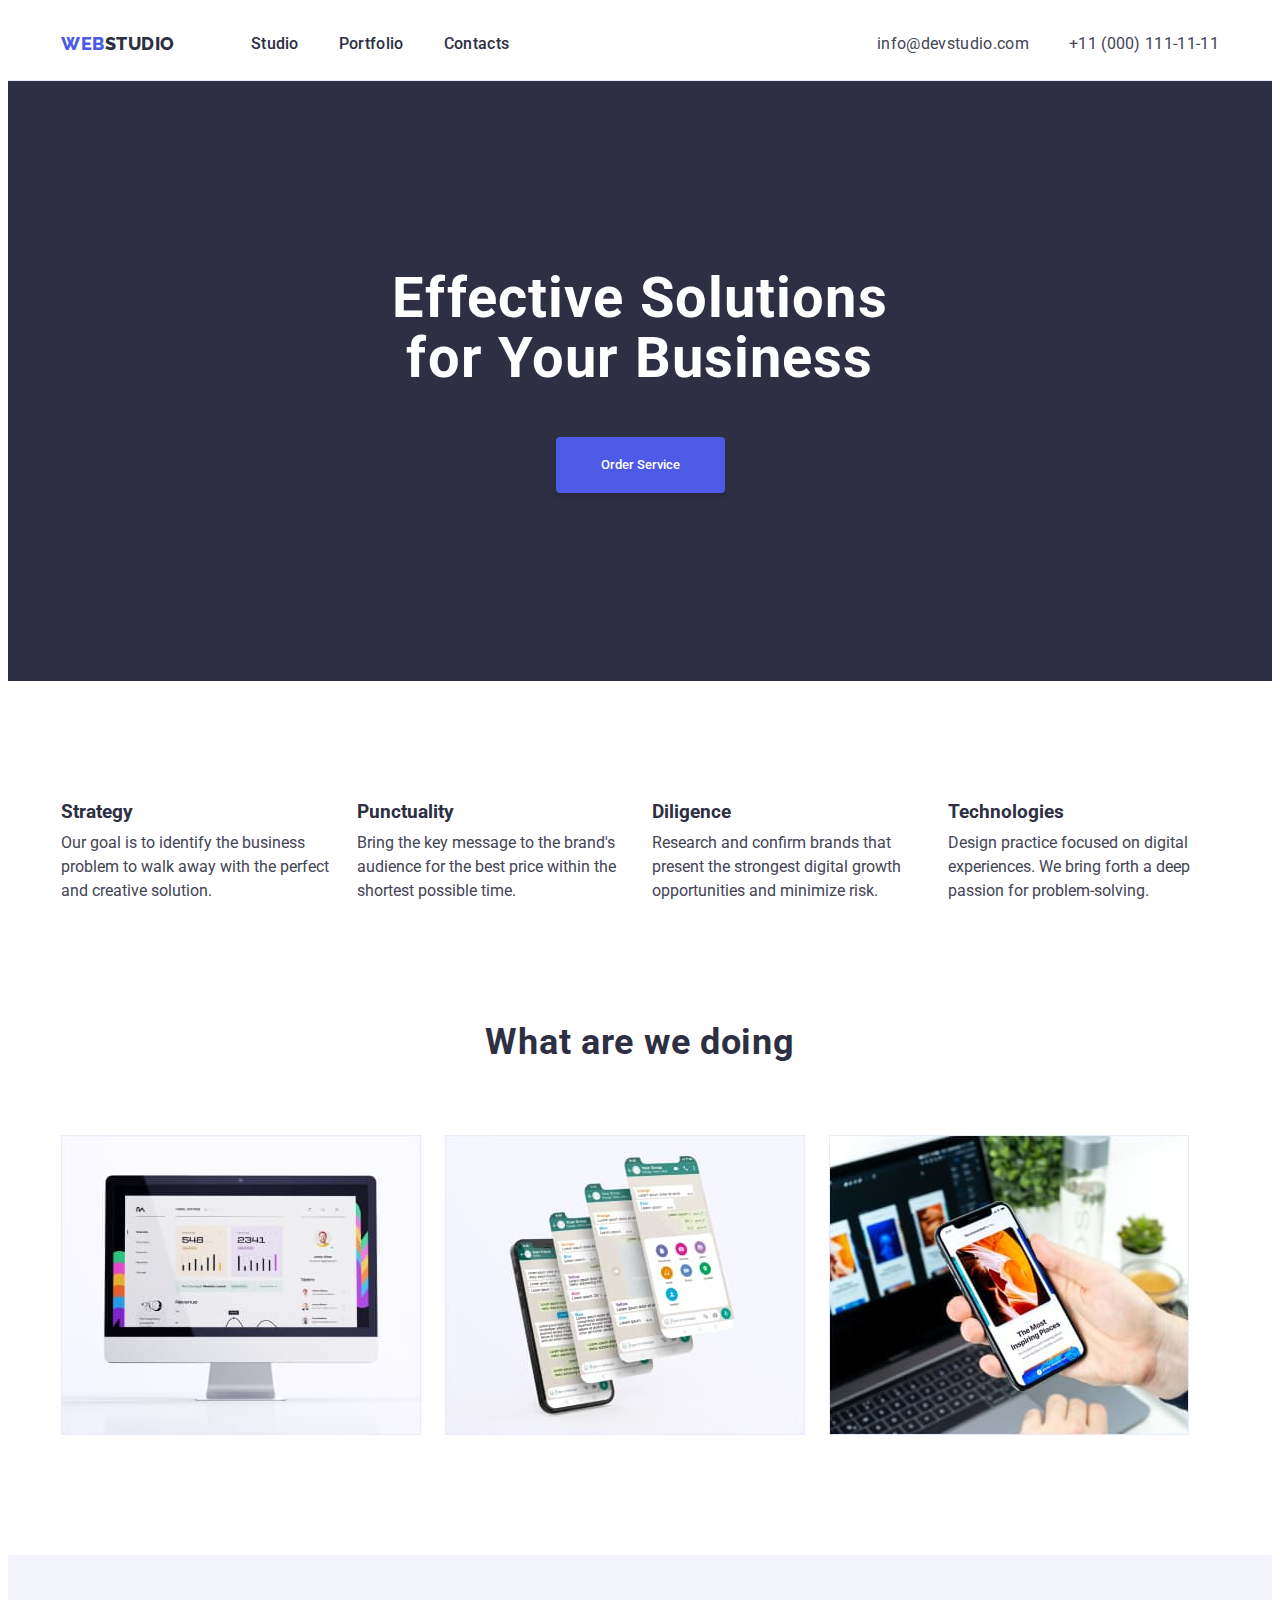
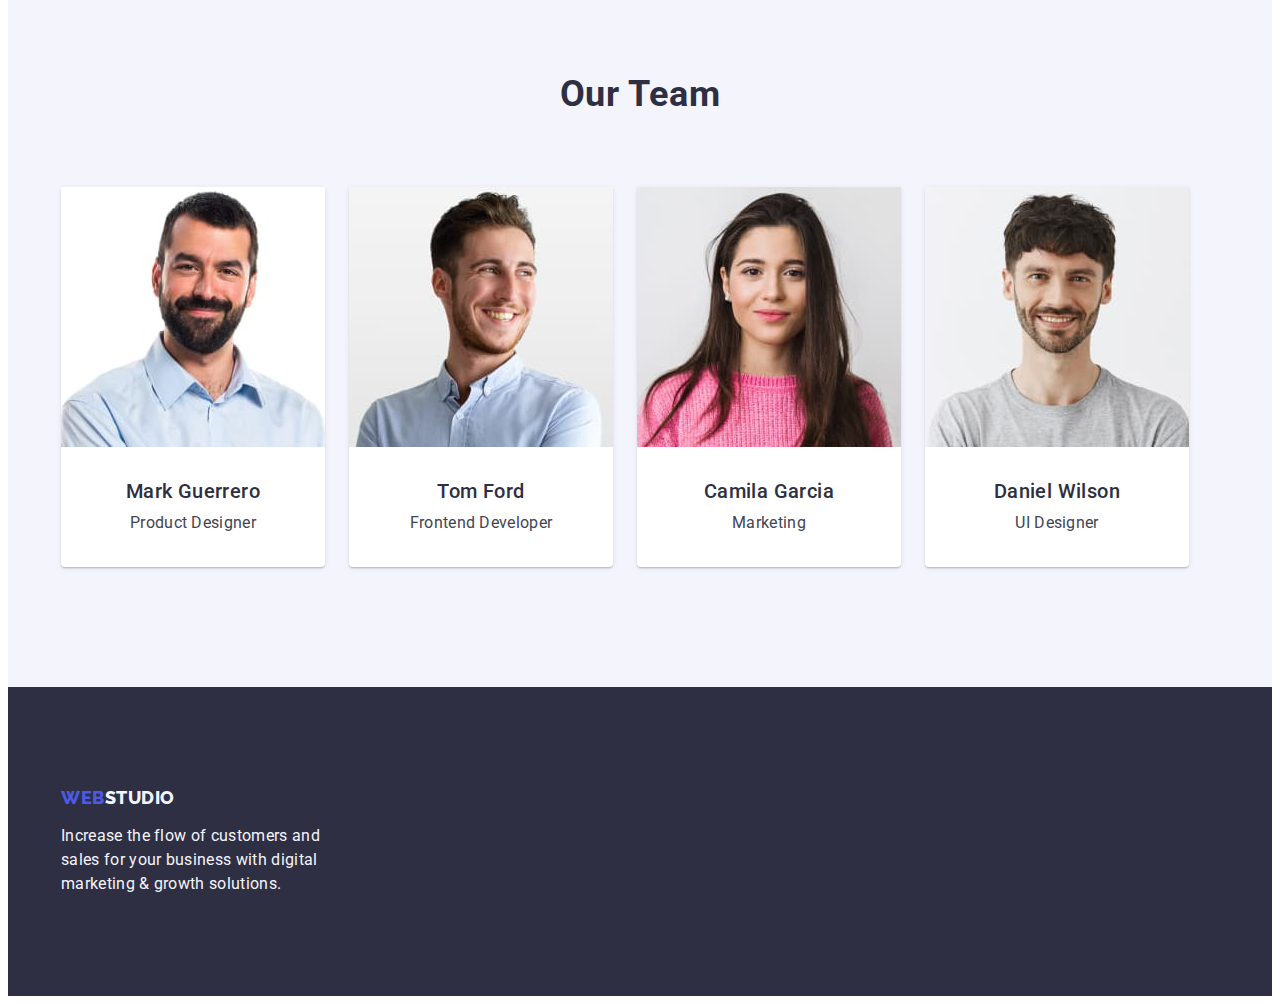
<file: index.html>
<!DOCTYPE html>
<html lang="en">
  <head>
    <meta charset="UTF-8" />
    <meta http-equiv="X-UA-Compatible" content="IE=edge" />
    <meta name="viewport" content="width=device-width, initial-scale=1.0" />
    <title>Web Studio</title>
    <link rel="preconnect" href="https://fonts.googleapis.com" />
    <link rel="preconnect" href="https://fonts.gstatic.com" crossorigin />
    <link
      href="https://fonts.googleapis.com/css2?family=Raleway:wght@800&family=Roboto:wght@400;500;700&display=swap"
      rel="stylesheet"
    />
    <link
      rel="stylesheet"
      href="https://cdnjs.cloudflare.com/ajax/libs/modern-normalize/2.0.0/modern-normalize.min.css"
      integrity="sha512-4xo8blKMVCiXpTaLzQSLSw3KFOVPWhm/TRtuPVc4WG6kUgjH6J03IBuG7JZPkcWMxJ5huwaBpOpnwYElP/m6wg=="
      crossorigin="anonymous"
      referrerpolicy="no-referrer"
    />
    <link rel="stylesheet" href="./css/styles.css" />
  </head>
  <body>
    <header class="header">
      <div class="container header-container">
        <nav class="header-logo">
          <a href="./index.html" class="header-logo-link link"
            >Web<span class="header-logo-span link">Studio</span></a
          >
          <ul class="header-list list">
            <li class="header-item">
              <a class="header-link link" href="./index.html">Studio</a>
            </li>
            <li class="header-item">
              <a class="header-link link" href="./portfolio.html">Portfolio</a>
            </li>
            <li class="header-item">
              <a class="header-link link" href="">Contacts</a>
            </li>
          </ul>
        </nav>
        <address class="header-address">
          <ul class="header-address-list list">
            <li class="item-address-link">
              <a class="link-address link" href="mailto:info@devstudio.com"
                >info@devstudio.com</a
              >
            </li>
            <li class="item-address-link">
              <a class="link-address link" href="tel:+110001111111"
                >+11 (000) 111-11-11</a
              >
            </li>
          </ul>
        </address>
      </div>
    </header>
    <main>
      <!--STUDIO BTN-->
      <section class="hero">
        <div class="container hero-container">
          <h1 class="hero-title">Effective Solutions for Your Business</h1>
          <button type="button" class="btn-order-service">Order Service</button>
        </div>
      </section>
      <!--STUDIO MAIN-->
      <section class="main">
        <div class="container main-studio">
          <h2 class="visually-hidden">Soft skills</h2>
          <ul class="main-studio-list list">
            <li class="main-studio-item">
              <h3 class="main-studio-headline">Strategy</h3>
              <p class="main-studio-paragraph">
                Our goal is to identify the business problem to walk away with
                the perfect and creative solution.
              </p>
            </li>
            <li class="main-studio-item">
              <h3 class="main-studio-headline">Punctuality</h3>
              <p class="main-studio-paragraph">
                Bring the key message to the brand's audience for the best price
                within the shortest possible time.
              </p>
            </li>
            <li class="main-studio-item">
              <h3 class="main-studio-headline">Diligence</h3>
              <p class="main-studio-paragraph">
                Research and confirm brands that present the strongest digital
                growth opportunities and minimize risk.
              </p>
            </li>
            <li class="main-studio-item">
              <h3 class="main-studio-headline">Technologies</h3>
              <p class="main-studio-paragraph">
                Design practice focused on digital experiences. We bring forth a
                deep passion for problem-solving.
              </p>
            </li>
          </ul>
        </div>
      </section>
      <!--STUDIO PICTURE-->
      <section class="studio-picture">
        <div class="container">
          <h2 class="studio-picture-title">What are we doing</h2>
          <ul class="studio-picture-list list">
            <li class="studio-picture-item">
              <img
                src="./images/monitor.jpg"
                alt="monitor"
                width="360"
                height="300"
              />
            </li>
            <li class="studio-picture-item">
              <img
                src="./images/stuckdisplay.jpg"
                alt="display"
                width="360"
                height="300"
              />
            </li>
            <li class="studio-picture-item">
              <img
                src="./images/phone.jpg"
                alt="phone"
                width="360"
                height="300"
              />
            </li>
          </ul>
        </div>
      </section>
      <!--STUDIO TEAM-->
      <section class="studio-team">
        <div class="container">
          <h2 class="studio-team-title">Our Team</h2>
          <ul class="studio-team-list list">
            <li class="studio-team-item">
              <img
                src="./images/markguererro.jpg"
                alt="mark"
                width="264"
                height="260"
              />
              <div class="container-studio-team">
                <h3 class="studio-team-headline">Mark Guerrero</h3>
                <p class="studio-team-paragraph">Product Designer</p>
              </div>
            </li>
            <li class="studio-team-item">
              <img
                src="./images/tomford.jpg"
                alt="tom"
                width="264"
                height="260"
              />
              <div class="container-studio-team">
                <h3 class="studio-team-headline">Tom Ford</h3>
                <p class="studio-team-paragraph">Frontend Developer</p>
              </div>
            </li>
            <li class="studio-team-item">
              <img
                src="./images/camilagarcia.jpg"
                alt="camila"
                width="264"
                height="260"
              />
              <div class="container-studio-team">
                <h3 class="studio-team-headline">Camila Garcia</h3>
                <p class="studio-team-paragraph">Marketing</p>
              </div>
            </li>
            <li class="studio-team-item">
              <img
                src="./images/danielwilson.jpg"
                alt="daniel"
                width="264"
                height="260"
              />
              <div class="container-studio-team">
                <h3 class="studio-team-headline">Daniel Wilson</h3>
                <p class="studio-team-paragraph">UI Designer</p>
              </div>
            </li>
          </ul>
        </div>
      </section>
    </main>
    <!--FOOTER-->
    <footer class="footer">
      <div class="container footer-container">
        <a href="./index.html" class="footer-logo-link link"
          >Web<span class="footer-logo-span link">Studio</span></a
        >
        <p class="footer-paragraph">
          Increase the flow of customers and sales for your business with
          digital marketing & growth solutions.
        </p>
      </div>
    </footer>
  </body>
</html>
</file>
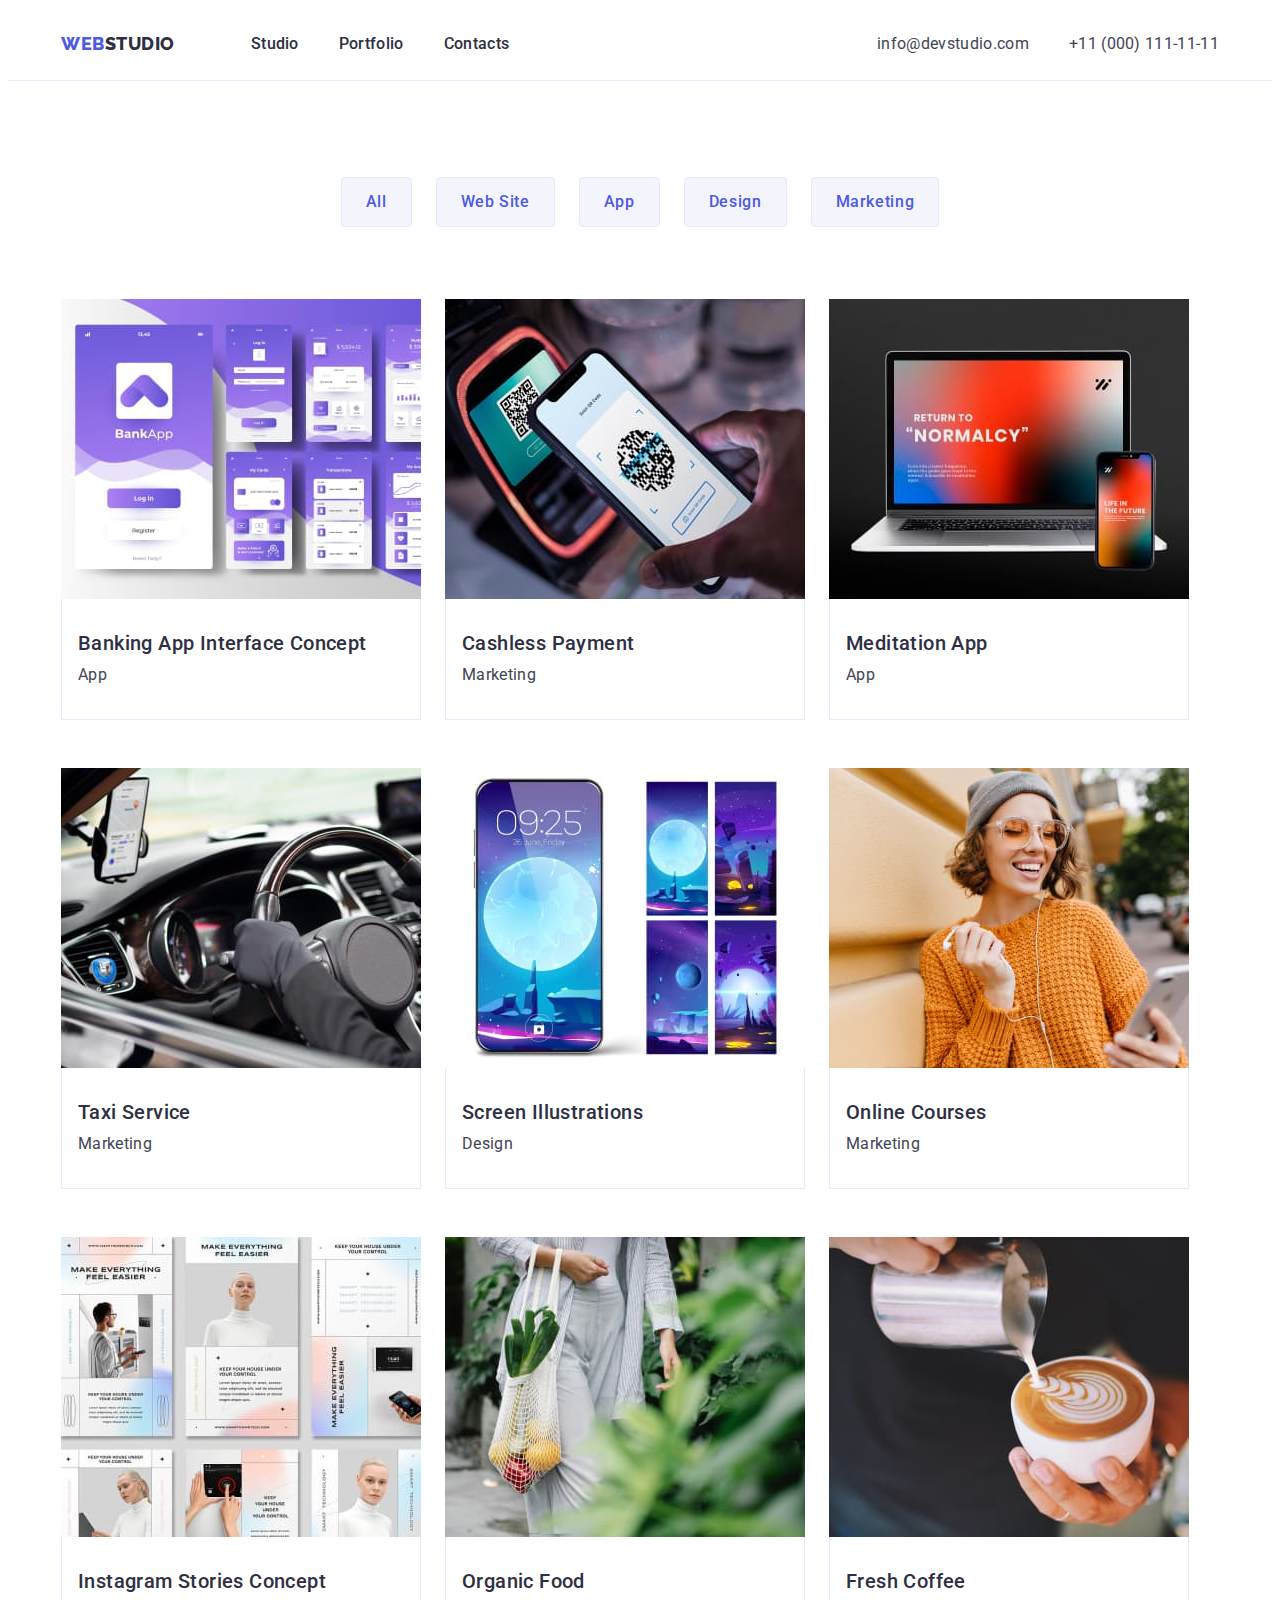
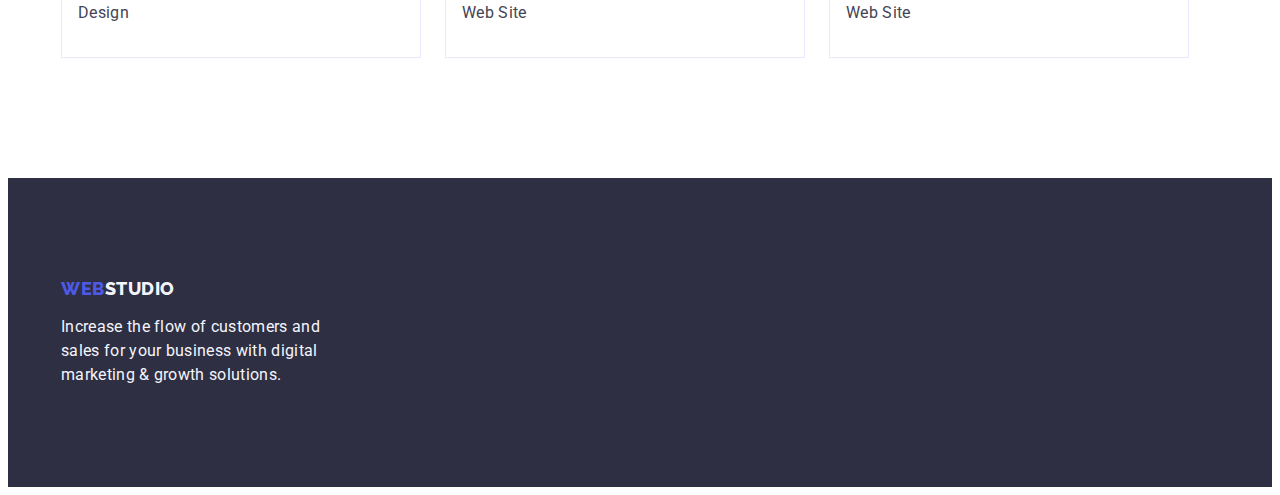
<file: portfolio.html>
<!DOCTYPE html>
<html lang="en">
  <head>
    <meta charset="UTF-8" />
    <meta http-equiv="X-UA-Compatible" content="IE=edge" />
    <meta name="viewport" content="width=device-width, initial-scale=1.0" />
    <title>Portfolio</title>
    <link rel="preconnect" href="https://fonts.googleapis.com" />
    <link rel="preconnect" href="https://fonts.gstatic.com" crossorigin />
    <link
      href="https://fonts.googleapis.com/css2?family=Raleway:wght@800&family=Roboto:wght@400;500;700&display=swap"
      rel="stylesheet"
    />
    <link
      rel="stylesheet"
      href="https://cdnjs.cloudflare.com/ajax/libs/modern-normalize/2.0.0/modern-normalize.min.css"
      integrity="sha512-4xo8blKMVCiXpTaLzQSLSw3KFOVPWhm/TRtuPVc4WG6kUgjH6J03IBuG7JZPkcWMxJ5huwaBpOpnwYElP/m6wg=="
      crossorigin="anonymous"
      referrerpolicy="no-referrer"
    />
    <link rel="stylesheet" href="./css/styles.css" />
  </head>
  <body>
    <header class="header">
      <div class="container header-container">
        <nav class="header-logo">
          <a href="./index.html" class="header-logo-link link"
            >Web<span class="header-logo-span link">Studio</span></a
          >
          <ul class="header-list list">
            <li class="header-item">
              <a class="header-link link" href="./index.html">Studio</a>
            </li>
            <li class="header-item">
              <a class="header-link link" href="./portfolio.html">Portfolio</a>
            </li>
            <li class="header-item">
              <a class="header-link link" href="">Contacts</a>
            </li>
          </ul>
        </nav>
        <address class="header-address">
          <ul class="header-address-list list">
            <li class="item-address-link">
              <a class="link-address link" href="mailto:info@devstudio.com"
                >info@devstudio.com</a
              >
            </li>
            <li class="item-address-link">
              <a class="link-address link" href="tel:+110001111111"
                >+11 (000) 111-11-11</a
              >
            </li>
          </ul>
        </address>
      </div>
    </header>
    <!--PORTFOLIO BTN-->
    <main>
      <section class="portfolio-btn">
        <div class="container">
          <h1 class="visually-hidden">Filter</h1>
          <ul class="filter-btn list">
            <li class="filter-item">
              <button type="button" class="btn-filter">All</button>
            </li>
            <li class="filter-item">
              <button type="button" class="btn-filter">Web Site</button>
            </li>
            <li class="filter-item">
              <button type="button" class="btn-filter">App</button>
            </li>
            <li class="filter-item">
              <button type="button" class="btn-filter">Design</button>
            </li>
            <li class="filter-item">
              <button type="button" class="btn-filter">Marketing</button>
            </li>
          </ul>
          <!--PORTFOLIO PICTURE-->
          <ul class="services-list list">
            <li class="services-item">
              <a href="" class="link">
                <img
                  src="./images/banking.jpg"
                  alt="banking"
                  width="360"
                  height="300"
                />
                <div class="portfolio-picture-container">
                  <h2 class="headline-services">
                    Banking App Interface Concept
                  </h2>
                  <p class="paragraph-services">App</p>
                </div>
              </a>
            </li>
            <li class="services-item">
              <a href="" class="link">
                <img
                  src="./images/payment.jpg"
                  alt="payment"
                  width="360"
                  height="300"
                />
                <div class="portfolio-picture-container">
                  <h2 class="headline-services">Cashless Payment</h2>
                  <p class="paragraph-services">Marketing</p>
                </div></a
              >
            </li>
            <li class="services-item">
              <a href="" class="link">
                <img
                  src="./images/meditation.jpg"
                  alt="meditation"
                  width="360"
                  height="300"
                />
                <div class="portfolio-picture-container">
                  <h2 class="headline-services">Meditation App</h2>
                  <p class="paragraph-services">App</p>
                </div></a
              >
            </li>
            <li class="services-item">
              <a href="" class="link">
                <img
                  src="./images/taxi.jpg"
                  alt="taxi"
                  width="360"
                  height="300"
                />
                <div class="portfolio-picture-container">
                  <h2 class="headline-services">Taxi Service</h2>
                  <p class="paragraph-services">Marketing</p>
                </div></a
              >
            </li>
            <li class="services-item">
              <a href="" class="link">
                <img
                  src="./images/illustrations.jpg"
                  alt="illustrations"
                  width="360"
                  height="300"
                />
                <div class="portfolio-picture-container">
                  <h2 class="headline-services">Screen Illustrations</h2>
                  <p class="paragraph-services">Design</p>
                </div></a
              >
            </li>
            <li class="services-item">
              <a href="" class="link">
                <img
                  src="./images/courses.jpg"
                  alt="courses"
                  width="360"
                  height="300"
                />
                <div class="portfolio-picture-container">
                  <h2 class="headline-services">Online Courses</h2>
                  <p class="paragraph-services">Marketing</p>
                </div></a
              >
            </li>
            <li class="services-item">
              <a href="" class="link">
                <img
                  src="./images/instagram.jpg"
                  alt="instagram"
                  width="360"
                  height="300"
                />
                <div class="portfolio-picture-container">
                  <h2 class="headline-services">Instagram Stories Concept</h2>
                  <p class="paragraph-services">Design</p>
                </div></a
              >
            </li>
            <li class="services-item">
              <a href="" class="link">
                <img
                  src="./images/food.jpg"
                  alt="food"
                  width="360"
                  height="300"
                />
                <div class="portfolio-picture-container">
                  <h2 class="headline-services">Organic Food</h2>
                  <p class="paragraph-services">Web Site</p>
                </div></a
              >
            </li>
            <li class="services-item">
              <a href="" class="link">
                <img
                  src="./images/coffe.jpg"
                  alt="coffe"
                  width="360"
                  height="300"
                />
                <div class="portfolio-picture-container">
                  <h2 class="headline-services">Fresh Coffee</h2>
                  <p class="paragraph-services">Web Site</p>
                </div></a
              >
            </li>
          </ul>
        </div>
      </section>
    </main>

    <!--FOOTER-->
    <footer class="footer">
      <div class="container footer-container">
        <div class="footer-wrap">
          <a href="./index.html" class="footer-logo-link link"
            >Web<span class="footer-logo-span link">Studio</span></a
          >
          <p class="footer-paragraph">
            Increase the flow of customers and sales for your business with
            digital marketing & growth solutions.
          </p>
        </div>
      </div>
    </footer>
  </body>
</html>
</file>
<file: css/styles.css>
:root {
        --title-color:#2E2F42;
        --text-color: #434455;
        --background-btn-color: #404BBF;
        --hf-logo-color: #4D5AE5;
        --footer-text-color : #F4F4FD;
}

body {
font-family: "Roboto",sans-serif;
background-color: #FFFFFF;
color: var(--text-color);
}

h1,
h2,
h3, 
h4, 
h5, 
h6, 
p {
        margin: 0;
}
ul {
        margin: 0;
        padding: 0;
}

.container {
        width: 1158px;
        padding-left: 15px;
        padding-right: 15px;
        margin: 0 auto;
        
}
img {
        display: block;
}

/**------------HEADER-----------*/
.header {
        border-bottom: 1px solid #E7E9FC;
}

.header-container {
        display: flex;
        align-items: center;
}
.header-logo {
        display: flex;
        align-items: center;
}
.header-list {
        display: flex;
        align-items: center;
        gap: 40px;
}
.header-address-list {
        display: flex;
        align-items: center;
        gap: 40px;
}
.header-item {
        padding: 24px 0;
}

.header-logo-link {
        font-family: 'Raleway', sans-serif;
        font-weight: 800;
        font-size: 18px;
        line-height: 1.17;
        letter-spacing: 0.03em;
        text-transform: uppercase;
        color: var(--hf-logo-color);
}
.header-logo-link {
        margin-right: 76px;
}
.header-logo-span{
        color: var(--title-color);
}
.header-link {
        padding: 24px 0;
}
.header-link {
        font-weight: 500;
        font-size: 16px;
        line-height: 1.5;
        letter-spacing: 0.02em;
        color: var(--title-color);
}

.header-link:hover,
.header-link:focus {
        color: #404bbf;
}

.header-address {
        font-style: normal;
        margin-left: auto;
}
.link-address {
        font-style: normal;
        font-weight: 400;
        font-size: 16px;
        line-height: 1.5;
        letter-spacing: 0.02em;
        color: var(--text-color);
}
.link-address:hover,
.link-address:focus {
        color: #404bbf;
}
.item-address-link {
        margin-top: 24px;
        margin-bottom: 24px;
}

/** ---------STUDIO BTN--------- */
.hero-container {
        display: flex;
        align-items: center;
        justify-content: center;
        flex-direction: column;
}
.hero {
        background-color: var(--title-color);
        padding-top: 188px;
        padding-bottom: 188px;
}
.hero-title {
        font-size: 56px;
        line-height: 1.07;
        text-align: center;
        letter-spacing: 0.02em;
        color: #ffffff;
        margin-bottom: 48px;
        max-width: 496px;
}
.btn-order-service {
        background-color: #4D5AE5;
        font-family: inherit;
        font-weight: 500;
        color: #FFFFFF;
        cursor: pointer;
        display: block;
        min-width: 169px;
        height: 56px;
        box-shadow: 0px 4px 4px rgba(0, 0, 0, 0.15);
        border-radius: 4px;
        border: none;
}

.btn-order-service:hover,
.btn-order-service:focus {
        background-color: #404BBF;

}

/** --------PORTFOLIO BTN--------- */
.portfolio-btn {
        padding-top: 96px;
        padding-bottom: 120px;
}

.btn-filter {
        border: none;
        border: 1px solid #E7E9FC;
        border-radius: 4px;
        padding: 12px 24px;
}
.filter-btn {
        display: flex;
        flex-direction: row;
        justify-content: center;
        gap: 24px;
        margin-bottom: 72px;
}

.btn-filter {
        font-family: inherit;
        font-weight: 500;
        font-size: 16px;
        line-height: 1.5;
        letter-spacing: 0.04em;
        color: var(--hf-logo-color);
        background-color: var(--footer-text-color);
        cursor: pointer;
}
.btn-filter:hover,
.btn-filter:focus {
        color: #FFFFFF;
        background-color: #404BBF;
        border: 1px solid transparent;
}

/** --------DEFAULT-------- */
.visually-hidden {
        position: absolute;
        width: 1px;
        height: 1px;
        margin: -1px;
        border: 0;
        padding: 0;
        white-space: nowrap;
        clip-path: inset(100%);
        clip: rect(0 0 0 0);
        overflow: hidden;
}

.list {
        list-style: none;
}
.link {
        text-decoration: none;
}

/** ---------PORTFOLIO MAIN------- */
.services-list {
        display: flex;
        flex-wrap: wrap;
        column-gap: 24px;
        row-gap: 48px;
}
.services-item {
        width: calc((100% - 48) / 3);
}
.portfolio-picture-container {
        padding: 32px 16px;
        border: 1px solid #E7E9FC;
        border-top: none;
}
.headline-services {
        margin-bottom: 8px;
}
.headline-services {
        font-weight: 500;
        font-size: 20px;
        line-height: 1.2;
        letter-spacing: 0.02em;
        color: var(--title-color);
}
.paragraph-services {
        font-size: 16px;
        line-height: 1.5;
        letter-spacing: 0.02em;
        color: var(--text-color);
}

/** -------STUDIO MAIN------- */
.main {
        padding-top: 120px;
        padding-bottom: 120px;
}
.main-studio {
        display: flex;
}
.main-studio-list {
        display: flex;
        gap: 24px;
}
.main-studio-item {
        width: calc((100% - 72px) / 4);
}
.main-studio-headline {
        color: var(--title-color);
        margin-bottom: 8px;
}

.main-studio-paragraph {
        color: var(--text-color);
        line-height: 1.5;
}

/** ------STUDIO PICTURE------ */
.studio-picture {
        padding-bottom: 120px;
}
.studio-picture-item {
        width: calc((100% - 72) / 4);
}
.studio-picture-title {
        margin-bottom: 72px;
}
.studio-picture-title {
        font-size: 36px;
        line-height: 1.11;
        text-align: center;
        letter-spacing: 0.02em;
        color: var(--title-color);
}
.studio-picture-list {
        display: flex;
        gap: 24px;
}

/** ------STUDIO TEAM------ */

.studio-team {
        background-color: #F4F4FD;
}
.studio-team {
        padding-top: 120px;
        padding-bottom: 120px;
}
.studio-team-title {
        margin-bottom: 72px;
}
.container-studio-team {
        padding: 32px 16px;
}
.studio-team-title {
        font-size: 36px;
        line-height: 1.11;
        text-align: center;
        letter-spacing: 0.02em;
        text-transform: capitalize;
        color: var(--title-color);
}
.studio-team-list {
        display: flex;
        gap: 24px;
}
.studio-team-item {
        background-color: #ffffff;
        box-sizing: border-box;
        box-shadow: 0px 1px 6px rgba(46, 47, 66, 0.08), 0px 1px 1px rgba(46, 47, 66, 0.16), 0px 2px 1px rgba(46, 47, 66, 0.08);
        border-radius: 0px 0px 4px 4px;
}

.studio-team-headline {
        text-align: center;
        margin-bottom: 8px;
}
.studio-team-headline {
        font-weight: 500;
        font-size: 20px;
        line-height: 1.2;
        letter-spacing: 0.02em;
        color: var(--title-color);
}
.studio-team-paragraph {
        text-align: center;
}
.studio-team-paragraph {
        font-size: 16px;
        line-height: 1.5;
        letter-spacing: 0.02em;
        color: var(--text-color)
}

/** ----------FOOTER------------ */

.footer {
        background-color: var(--title-color);
}
.footer-logo-link {
        font-family: 'Raleway', sans-serif;
        font-weight: 800;
        font-size: 18px;
        line-height: 1.17;
        letter-spacing: 0.03em;
        text-transform: uppercase;
        color: var(--hf-logo-color);
}
.footer-logo-span {
        color: #f4f4fd;
}
.footer-paragraph {
        line-height: 1.5;
        letter-spacing: 0.02em;
        color: var(--footer-text-color);
}
.footer {
        padding-top: 100px;
        padding-bottom: 100px;
}
.footer-container {
        
}
.footer-logo-link {
        display: inline-block;
        margin-bottom: 16px;
}

.footer-logo-span {}

.footer-paragraph {
        max-width: 264px;
}
</file>
